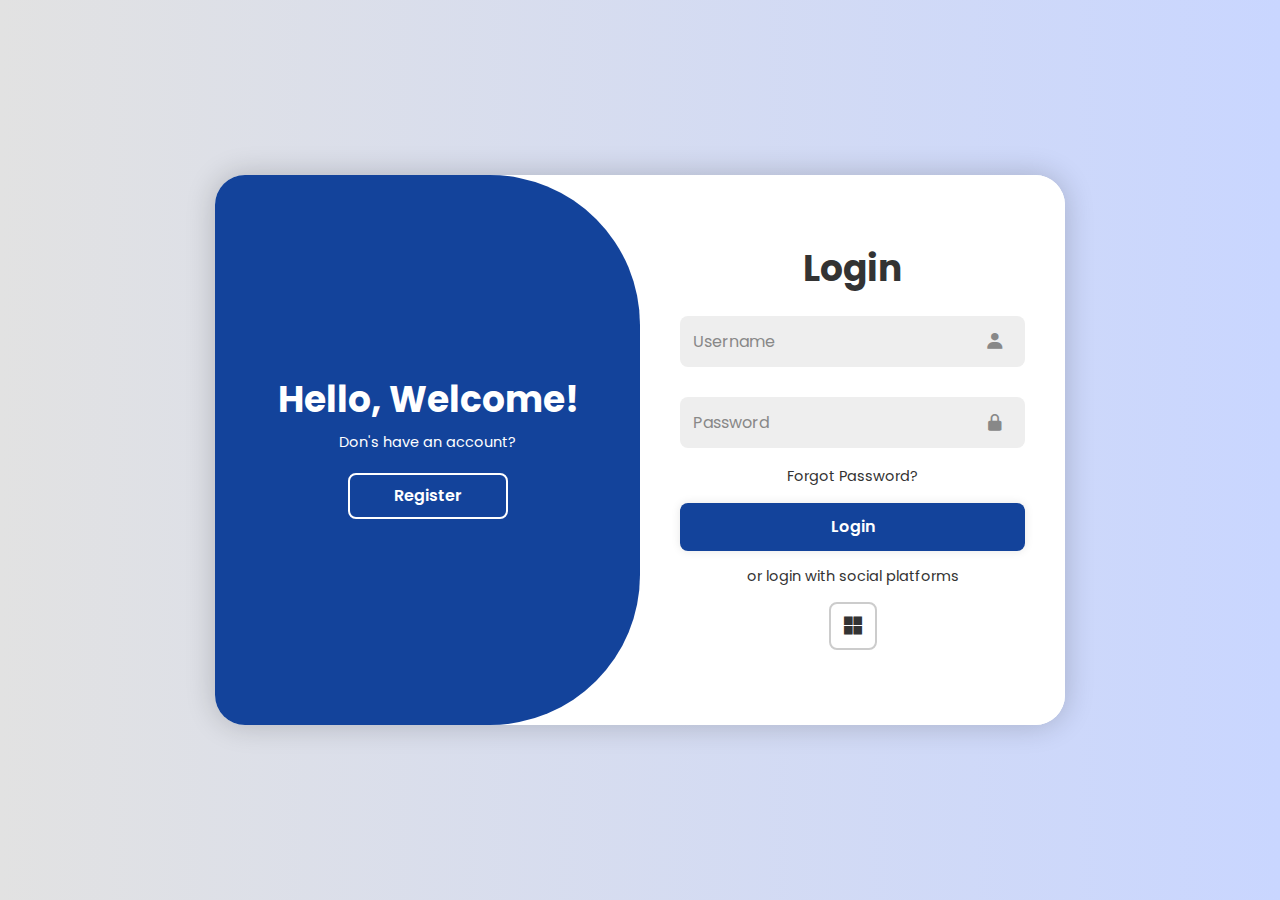
<file: app/templates/login.html>
<!DOCTYPE html>
<html lang="en">

<head>
    <meta charset="UTF-8">
    <meta http-equiv="X-UA-Compatible" content="IE=edge">
    <meta name="viewport" content="width=device-width, initial-scale=1.0">
    <title>Responsive Login And Registration</title>
    <link href='./css/boxicons.min.css' rel='stylesheet'>
    <link rel="stylesheet" href="./css/style.css">
</head>

<body>
    <div class="container">
        <div class="form-box login">
            <form action="">
                <h1>Login</h1>
                <div class="input-box">
                    <input type="text" placeholder="Username" required >
                    <i class="bx bxs-user"></i>
                </div>
                <div class="input-box">
                    <input type="password" placeholder="Password" required >
                    <i class="bx bxs-lock-alt"></i>
                </div>
                <div class="forgot-link">
                    <a href="#">Forgot Password?</a>
                </div>
                <button type="submit" class="btn">Login</button>
                <p>or login with social platforms</p>
                <div class="social-icons">
                    <a href="#"><i class="bx bxl-microsoft"></i></a>
                    <!-- <a href="#"><i class="bx bxl-facebook"></i></a>
                    <a href="#"><i class="bx bxl-github"></i></a>
                    <a href="#"><i class="bx bxl-linkedin"></i></a> -->
                </div>
            </form>
        </div>

        <div class="form-box register">
            <form action="">
                <h1>Registration</h1>
                <div class="input-box">
                    <input type="text" placeholder="Username" required >
                    <i class="bx bxs-user"></i>
                </div>
                <div class="input-box">
                    <input type="email" placeholder="Email" required >
                    <i class="bx bxs-envelope"></i>
                </div>
                <div class="input-box">
                    <input type="password" placeholder="Password" required >
                    <i class="bx bxs-lock-alt"></i>
                </div>
                <!-- <div class="forgot-link">
                    <a href="#">Forgot Password?</a>
                </div> -->
                <button type="submit" class="btn">Register</button>
                <p>or register with social platforms</p>
                <div class="social-icons">
                    <a href="#"><i class="bx bxl-microsoft"></i></a>
                    <!-- <a href="#"><i class="bx bxl-facebook"></i></a>
                    <a href="#"><i class="bx bxl-github"></i></a>
                    <a href="#"><i class="bx bxl-linkedin"></i></a> -->
                </div>
            </form>
        </div>

        <div class="toggle-box">
            <div class="toggle-panel toggle-left">
                <h1>Hello, Welcome!</h1>
                <p>Don's have an account?</p>
                <button class="btn register-btn">Register</button>
            </div>

            <div class="toggle-panel toggle-right">
                <h1>Welcome Back!</h1>
                <p>Already have an account?</p>
                <button class="btn login-btn">Login</button>
            </div>
        </div>
    </div>
    <script src="./js/script.js"></script>
</body>

</html>
</file>
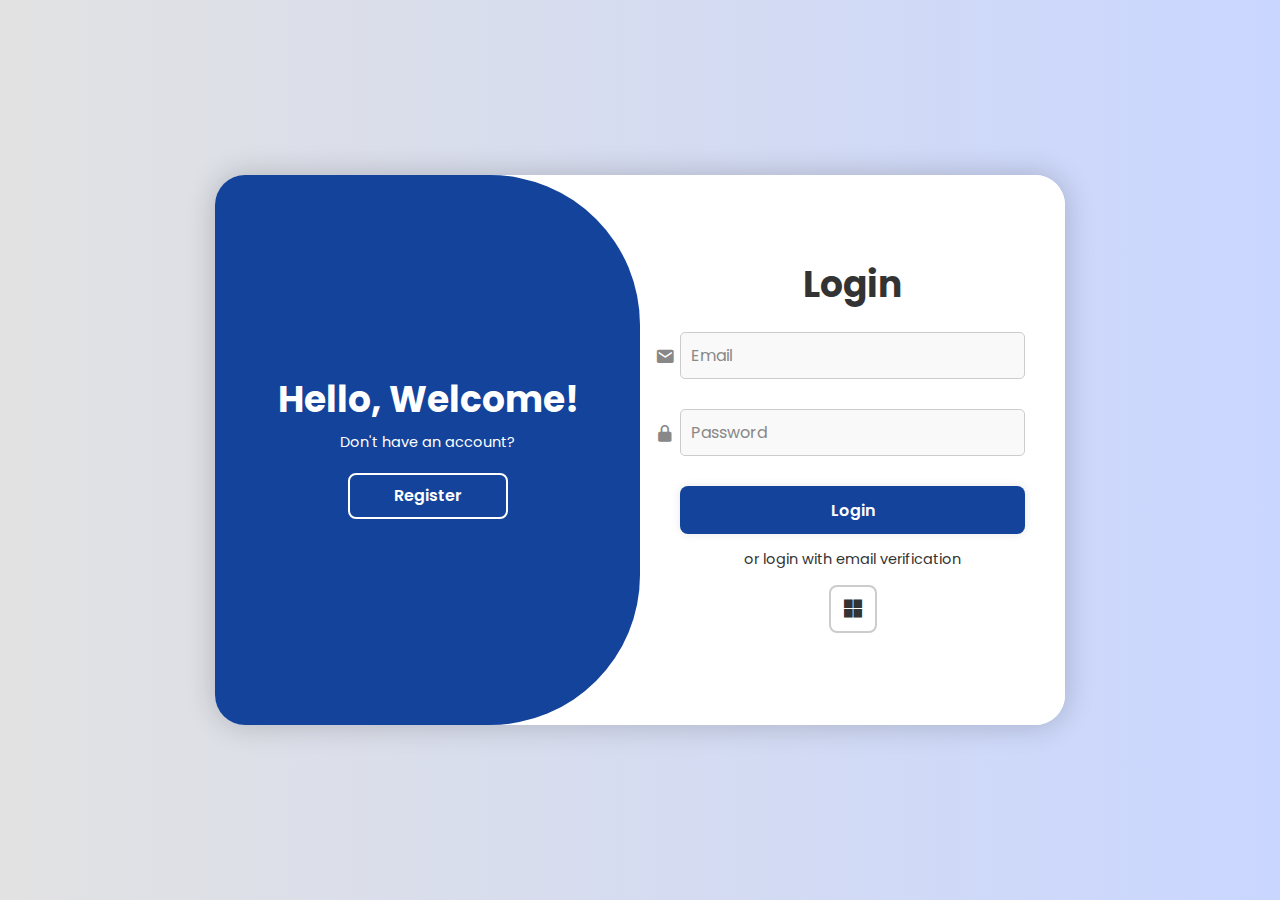
<file: app/templates/auth/login.html>
<!DOCTYPE html>
<html lang="en">

<head>
    <meta charset="UTF-8">
    <meta http-equiv="X-UA-Compatible" content="IE=edge">
    <meta name="viewport" content="width=device-width, initial-scale=1.0">
    <title>Responsive Login And Registration</title>
    <link href='../../static/css/boxicons.min.css' rel='stylesheet'>
    <link rel="stylesheet" href="../../static/css/login.css">
</head>

<body>
<div class="container">
    <div class="form-box login">
        <form action="">
            <h1>Login</h1>
            <div id="password-login">
                <div class="input-box">
                    <input id="email" type="email" placeholder="Email">
                    <i class="bx bxs-envelope"></i>
                </div>
                <div class="input-box">
                    <input id="password" type="password" placeholder="Password">
                    <i class="bx bxs-lock-alt"></i>
                </div>
                <button type="button" class="btn" onclick="handleLogin()">Login</button>
                <p>or login with email verification</p>
                <div class="social-icons">
                    <a href="#"><i class="bx bxl-microsoft"></i></a>
                </div>
            </div>

            <div id="email-login" style="display: none;">
                <div class="input-box" id="email-verification-box" style="display: none;">
                    <input id="verification-email" type="email" placeholder="Email">
                    <i class="bx bxs-envelope"></i>
                </div>
                <div class="input-box" id="verification-code-box" style="display: none;">
                    <input id="verification-code" type="text" placeholder="Verification Code">
                    <i class="bx bxs-key"></i>
                </div>
                <button type="button" class="btn" id="send-code-btn" style="display: none;"
                        onclick="sendVerificationCode()">Send Code
                </button>
                <button type="button" class="btn" id="verify-code-btn" style="display: none;" onclick="verifyCode()">
                    Verify
                    Code
                </button>
                <p>or back with password</p>
                <div class="social-icons">
                    <a href="#"><i class="bx bx-left-arrow-alt"></i></a>
                </div>
            </div>
        </form>
    </div>

    <div class="form-box register">
        <form action="">
            <h1>Registration</h1>
            <div class="input-box">
                <input id="registration-username" type="text" placeholder="Username">
                <i class="bx bxs-user"></i>
            </div>
            <div class="input-box">
                <input id="registration-email" type="email" placeholder="Email">
                <i class="bx bxs-envelope"></i>
            </div>
            <div class="input-box">
                <input id="registration-password" type="password" placeholder="Password">
                <i class="bx bxs-lock-alt"></i>
            </div>
            <div class="input-box">
                <select id="status">
                    <option value="" disabled selected>Select Role</option>
                    <option value="Teacher">Teacher</option>
                    <option value="Student">Student</option>
                </select>
                <i class="bx bxs-user-detail"></i>
            </div>
            <div class="input-box" id="registration-code-box" style="display: none;">
                <input id="registration-code" type="text" placeholder="Verification Code">
                <i class="bx bxs-key"></i>
            </div>
            <button type="button" class="btn" id="send-registration-code-btn" onclick="sendRegistrationCode()">Send Code</button>
            <button type="button" class="btn" onclick="handleRegister()" style="display: none" id="register-btn">Register</button>
        </form>
    </div>

    <div class="toggle-box">
        <div class="toggle-panel toggle-left">
            <h1>Hello, Welcome!</h1>
            <p>Don't have an account?</p>
            <button class="btn register-btn">Register</button>
        </div>

        <div class="toggle-panel toggle-right">
            <h1>Welcome Back!</h1>
            <p>Already have an account?</p>
            <button class="btn login-btn">Login</button>
        </div>
    </div>
</div>
<script src="../../static/js/login.js"></script>
</body>

</html>
</file>
<file: app/templates/css/style.css>
/* @import url('https://fonts.googleapis.com/css2?family=Poppins:wght@300;400;500;600;700;800;900&display=swap'); */
@import './google-fonts.css';

* {
    margin: 0;
    padding: 0;
    box-sizing: border-box;
    font-family: 'Poppins', sans-serif;
}

body {
    display: flex;
    justify-content: center;
    align-items: center;
    min-height: 100vh;
    background: linear-gradient(90deg, #e2e2e2, #c9d6ff);
}

.container {
    position: relative;
    width: 850px;
    height: 550px;
    background-color: #fff;
    border-radius: 30px;
    box-shadow: 0 0 30px rgba(0, 0, 0, 0.2);
    margin: 20px;
    overflow: hidden;
}

.container.active .toggle-box::before {
    left: 50%;
}

.form-box {
    position: absolute;
    right: 0;
    width: 50%;
    height: 100%;
    background-color: #fff;
    display: flex;
    align-items: center;
    color: #333;
    text-align: center;
    padding: 40px;
    z-index: 1;
    transition: 0.6s ease-in-out 1.2s, visibility 0 1;
}

.container.active .form-box {
    right: 50%;
}

.form-box.register {
    visibility: hidden;
}

.container.active .form-box.register {
    visibility: visible;
}

.form-box form {
    width: 100%;
}

.container h1 {
    font-size: 36px;
    margin: -10px 0;
}

.input-box {
    position: relative;
    margin: 30px 0;
}

.input-box input {
    width: 100%;
    padding: 10px 0;
    font-size: 16px;
    border: none;
    border-bottom: 1px solid #333;
    outline: none;
}

.input-box label {
    position: absolute;
    top: 0;
}

.input-box input {
    width: 100%;
    padding: 13px;
    background-color: #eee;
    border: none;
    outline: none;
    font-size: 16px;
    border-radius: 8px;
    color: #333;
    font-weight: 500;
}

.input-box input::placeholder {
    color: #888;
    font-weight: 400;
}

.input-box i {
    position: absolute;
    right: 20px;
    top: 50%;
    transform: translateY(-50%);
    font-size: 20px;
    color: #888;
}

.forgot-link {
    margin: -15px 0 15px;
}

.forgot-link a {
    font-size: 14.5px;
    color: #333;
    text-decoration: none;
}

.btn {
    width: 100%;
    height: 48px;
    background-color: #13439b;
    border-radius: 8px;
    box-shadow: 0 0 10px rgba(0, 0, 0, 0.1);
    border: none;
    cursor: pointer;
    font-size: 16px;
    color: #fff;
    font-weight: 600;
}

.container p {
    font-size: 14.5px;
    margin: 15px 0;
}

.social-icons {
    display: flex;
    justify-content: center;
}

.social-icons  a{
    display: inline-flex;
    padding: 10px;
    border: 2px solid #ccc;
    border-radius: 8px;
    font-size: 24px;
    color: #333;
    text-decoration: none;
    margin: 0 8px;
}

.toggle-box {
    position: absolute;
    width: 100%;
    height: 100%;
}

.toggle-box::before {
    content: '';
    position: absolute;
    left: -250%;
    width: 300%;
    height: 100%;
    background-color: #13439b;
    z-index: 2;
    border-radius: 150px;
    transition: 1.8s ease-in-out;
}

.toggle-panel {
    position: absolute;
    width: 50%;
    height: 100%;
    color: #fff;
    display: flex;
    flex-direction: column;
    justify-content: center;
    align-items: center;
    z-index: 2;
    transition: 0.6s ease-in-out;
}

.toggle-panel.toggle-left {
    left: 0;
    transition-delay: 1.2s;
}

.container.active .toggle-panel.toggle-left {
    left: -50%;
    transition-delay: 0.6s;
}

.toggle-panel.toggle-right {
    right: -50%;
    transition-delay: 0.6s;
}

.container.active .toggle-panel.toggle-right {
    right: 0;
    transition-delay: 1.2s;
}

.toggle-panel p {
    margin-bottom: 20px;
}

.toggle-panel .btn {
    width: 160px;
    height: 46px;
    background-color: transparent;
    border: 2px solid #fff;
    box-shadow: none;
}

@media screen and (max-width: 650px) {
    .container {
        height: calc(100vh - 40px);
    }

    .form-box {
        bottom: 0;
        width: 100%;
        height: 70%;
    }
    
    .container.active .form-box {
        right: 0;
        bottom: 30%;
    }

    .toggle-box::before {
        left: 0;
        width: 100%;
        top: -270%;
        height: 300%;
        border-radius: 20vw;
    }

    .container.active .toggle-box::before {
        left: 0;
        top: 70%;
    }

    .toggle-panel {
        width: 100%;
        height: 30%;
    }

    .toggle-panel.toggle-left {
        top: 0;
    }

    .container.active .toggle-panel.toggle-left {
        left: 0;
        top: -30%;
    }

    .toggle-panel.toggle-right {
        right: 0;
        bottom: -30%;
    }

    .container.active .toggle-panel.toggle-right {
        bottom: 0;
    }
}

@media screen and (max-width: 400px) {
    .form-box {
        padding: 20px;
    }

    .toggle-panel h1 {
        font-size: 30px;
    }
}
</file>
<file: app/static/css/login.css>
/* @import url('https://fonts.googleapis.com/css2?family=Poppins:wght@300;400;500;600;700;800;900&display=swap'); */
@import './google-fonts.css';

* {
    margin: 0;
    padding: 0;
    box-sizing: border-box;
    font-family: 'Poppins', sans-serif;
}

body {
    display: flex;
    justify-content: center;
    align-items: center;
    min-height: 100vh;
    background: linear-gradient(90deg, #e2e2e2, #c9d6ff);
}

.container {
    position: relative;
    width: 850px;
    height: 550px;
    background-color: #fff;
    border-radius: 30px;
    box-shadow: 0 0 30px rgba(0, 0, 0, 0.2);
    margin: 20px;
    overflow: hidden;
}

.container.active .toggle-box::before {
    left: 50%;
}

.form-box {
    position: absolute;
    right: 0;
    width: 50%;
    height: 100%;
    background-color: #fff;
    display: flex;
    align-items: center;
    color: #333;
    text-align: center;
    padding: 40px;
    z-index: 1;
    transition: 0.3s ease-in-out 0.6s, visibility 0 1;
}

.container.active .form-box {
    right: 50%;
}

.form-box.register {
    visibility: hidden;
}

.container.active .form-box.register {
    visibility: visible;
}

.form-box form {
    width: 100%;
}

.container h1 {
    font-size: 36px;
    margin: -10px 0;
}

.input-box {
    position: relative;
    margin: 30px 0;
}

.input-box input {
    width: 100%;
    padding: 10px 0;
    font-size: 16px;
    border: none;
    border-bottom: 1px solid #333;
    outline: none;
}

.input-box label {
    position: absolute;
    top: 0;
}

.input-box input {
    width: 100%;
    padding: 13px;
    background-color: #eee;
    border: none;
    outline: none;
    font-size: 16px;
    border-radius: 8px;
    color: #333;
    font-weight: 500;
}

.input-box input::placeholder {
    color: #888;
    font-weight: 400;
}

.input-box i {
    position: absolute;
    left: -25px;
    top: 50%;
    transform: translateY(-50%);
    font-size: 20px;
    color: #888;
}

.forgot-link {
    margin: -15px 0 15px;
}

.forgot-link a {
    font-size: 14.5px;
    color: #333;
    text-decoration: none;
}

.btn {
    width: 100%;
    height: 48px;
    background-color: #13439b;
    border-radius: 8px;
    box-shadow: 0 0 10px rgba(0, 0, 0, 0.1);
    border: none;
    cursor: pointer;
    font-size: 16px;
    color: #fff;
    font-weight: 600;
}

.container p {
    font-size: 14.5px;
    margin: 15px 0;
}

.social-icons {
    display: flex;
    justify-content: center;
}

.social-icons  a{
    display: inline-flex;
    padding: 10px;
    border: 2px solid #ccc;
    border-radius: 8px;
    font-size: 24px;
    color: #333;
    text-decoration: none;
    margin: 0 8px;
}

.toggle-box {
    position: absolute;
    width: 100%;
    height: 100%;
}

.toggle-box::before {
    content: '';
    position: absolute;
    left: -250%;
    width: 300%;
    height: 100%;
    background-color: #13439b;
    z-index: 2;
    border-radius: 150px;
    transition: 0.9s ease-in-out;
}

.toggle-panel {
    position: absolute;
    width: 50%;
    height: 100%;
    color: #fff;
    display: flex;
    flex-direction: column;
    justify-content: center;
    align-items: center;
    z-index: 2;
    transition: 0.3s ease-in-out;
}

.toggle-panel.toggle-left {
    left: 0;
    transition-delay: 0.6s;
}

.container.active .toggle-panel.toggle-left {
    left: -50%;
    transition-delay: 0.3s;
}

.toggle-panel.toggle-right {
    right: -50%;
    transition-delay: 0.3s;
}

.container.active .toggle-panel.toggle-right {
    right: 0;
    transition-delay: 0.6s;
}

.toggle-panel p {
    margin-bottom: 20px;
}

.toggle-panel .btn {
    width: 160px;
    height: 46px;
    background-color: transparent;
    border: 2px solid #fff;
    box-shadow: none;
}

@media screen and (max-width: 650px) {
    .container {
        height: calc(100vh - 40px);
    }

    .form-box {
        bottom: 0;
        width: 100%;
        height: 70%;
    }
    
    .container.active .form-box {
        right: 0;
        bottom: 30%;
    }

    .toggle-box::before {
        left: 0;
        width: 100%;
        top: -270%;
        height: 300%;
        border-radius: 20vw;
    }

    .container.active .toggle-box::before {
        left: 0;
        top: 70%;
    }

    .toggle-panel {
        width: 100%;
        height: 30%;
    }

    .toggle-panel.toggle-left {
        top: 0;
    }

    .container.active .toggle-panel.toggle-left {
        left: 0;
        top: -30%;
    }

    .toggle-panel.toggle-right {
        right: 0;
        bottom: -30%;
    }

    .container.active .toggle-panel.toggle-right {
        bottom: 0;
    }
}

@media screen and (max-width: 400px) {
    .form-box {
        padding: 20px;
    }

    .toggle-panel h1 {
        font-size: 30px;
    }
}

.input-box select {
    -webkit-appearance: none;
    -moz-appearance: none;
    appearance: none;
    background: none;
    padding-right: 30px;
}

.input-box input,
.input-box select {
    width: 100%;
    padding: 10px;
    border: 1px solid #ccc;
    border-radius: 5px;
    background: #f9f9f9;
    outline: none;
    font-size: 16px;
    font-family: 'Poppins', sans-serif;
    color: #888;
}
</file>
